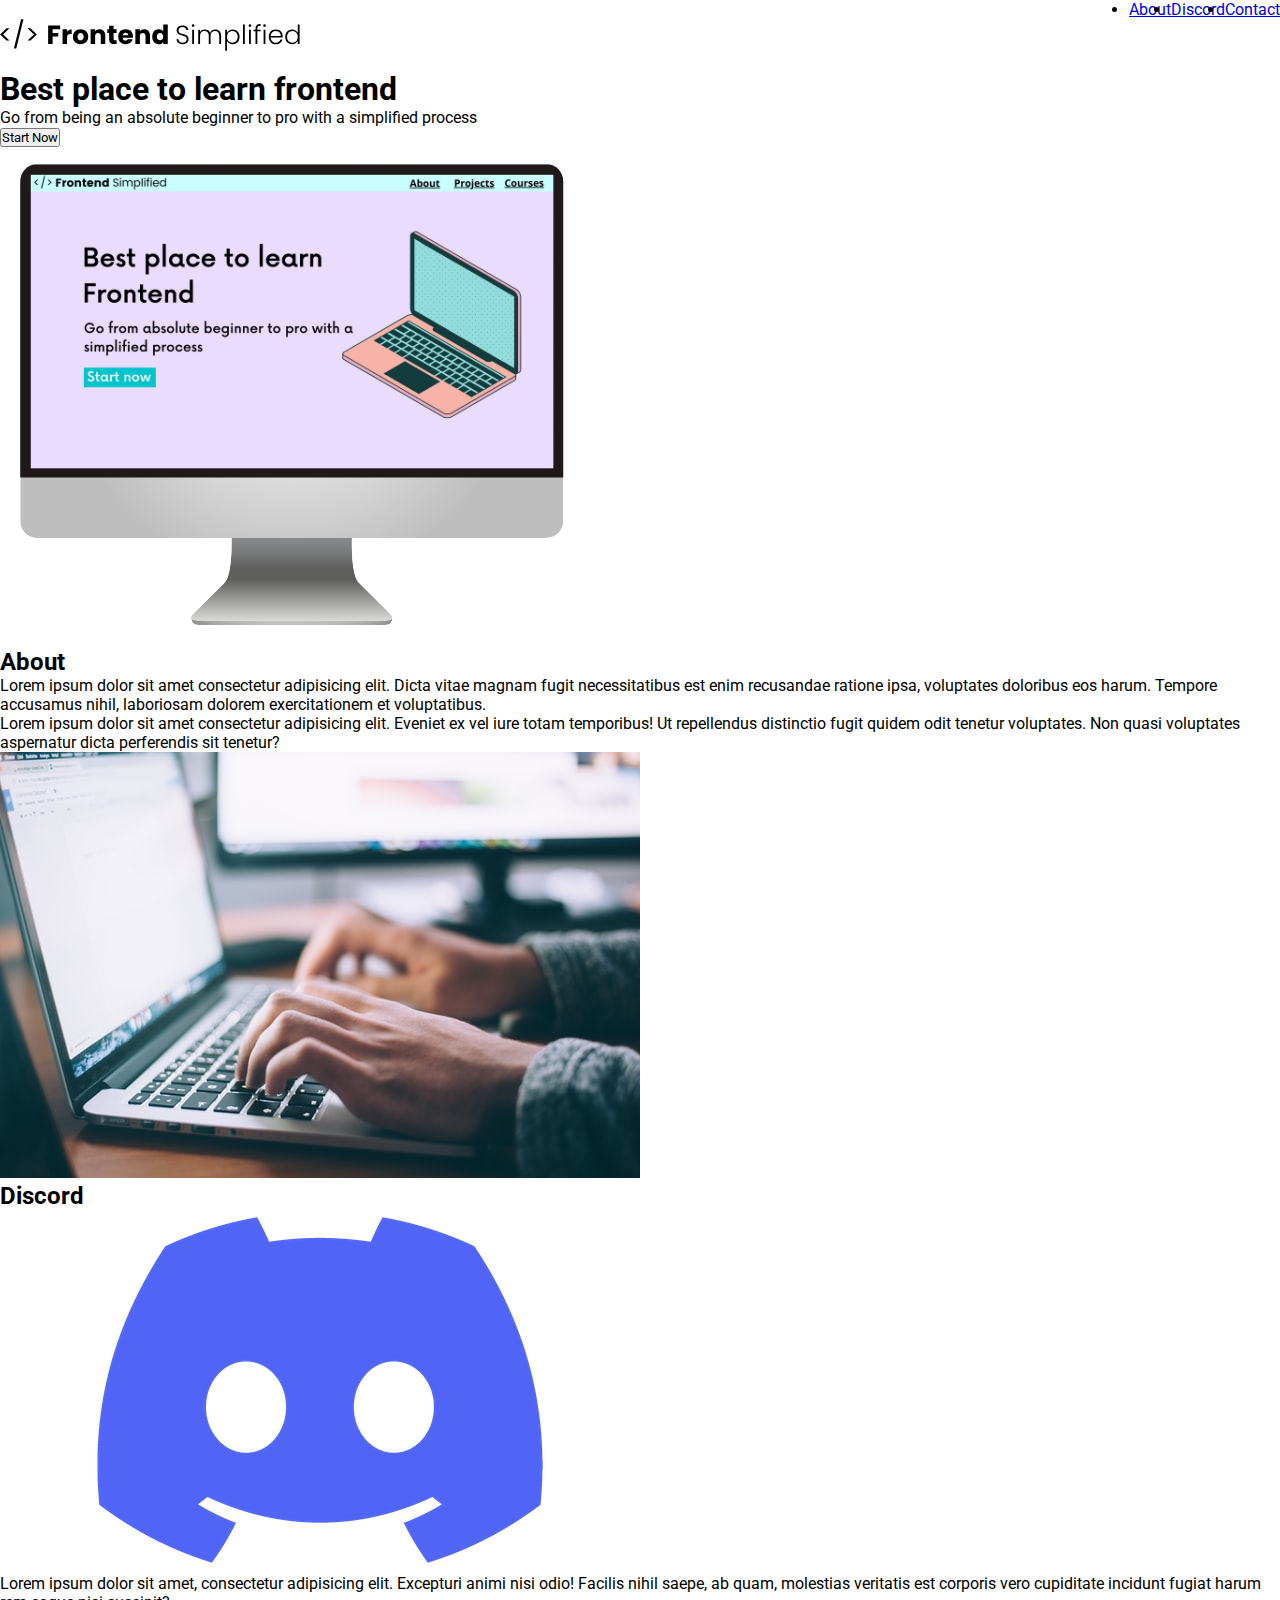
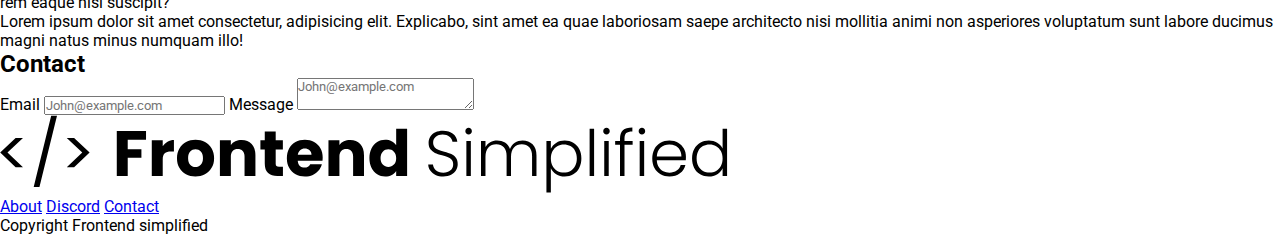
<file: index.html>
<!DOCTYPE html>
<html lang="en">
  <head>
    <meta charset="UTF-8" />
    <meta name="viewport" content="width=device-width, initial-scale=1.0" />
    <title>Document</title>
    <link rel="stylesheet" href="./style.css">
  </head>
  <body>
    <section>
      <nav>
        <img src="./assets/FES.svg" class="logo" />
        <ul>
          <li><a href="#about">About</a></li>
          <li><a href="#discord">Discord</a></li>
          <li><a href="#contact">Contact</a></li>
        </ul>
      </nav>
      <header>
        <div>
          <h1>Best place to learn frontend</h1>
          <p>
            Go from being an absolute beginner to pro with a simplified process
          </p>
          <button>Start Now</button>
        </div>
        <figure>
          <img src="./assets/laptop.png" alt="Home page image" />
        </figure>
      </header>
    </section>
    <main>
      <section id="About">
        <h2>About</h2>
        <div>
          <p>
            Lorem ipsum dolor sit amet consectetur adipisicing elit. Dicta vitae
            magnam fugit necessitatibus est enim recusandae ratione ipsa,
            voluptates doloribus eos harum. Tempore accusamus nihil, laboriosam
            dolorem exercitationem et voluptatibus.
          </p>
          <p>
            Lorem ipsum dolor sit amet consectetur adipisicing elit. Eveniet ex
            vel iure totam temporibus! Ut repellendus distinctio fugit quidem
            odit tenetur voluptates. Non quasi voluptates aspernatur dicta
            perferendis sit tenetur?
          </p>
        </div>
        <figure>
          <img src="./assets/about.jpg" alt="" />
        </figure>
      </section>
      <section id="Discord">
        <h2>Discord</h2>
        <figure>
          <img src="./assets/discord.png" alt="Discord" />
        </figure>
        <div>
          <p>
            Lorem ipsum dolor sit amet, consectetur adipisicing elit. Excepturi
            animi nisi odio! Facilis nihil saepe, ab quam, molestias veritatis
            est corporis vero cupiditate incidunt fugiat harum rem eaque nisi
            suscipit?
          </p>
          <p>
            Lorem ipsum dolor sit amet consectetur, adipisicing elit. Explicabo,
            sint amet ea quae laboriosam saepe architecto nisi mollitia animi
            non asperiores voluptatum sunt labore ducimus magni natus minus
            numquam illo!
          </p>
        </div>
      </section>
      <section id="Contact">
        <h2>Contact</h2>
        <form action="">
            <label for="">Email</label>
            <input type="text" placeholder="John@example.com" />
            <label for="">Message</label>
            <textarea name="Message" id="" placeholder="John@example.com"></textarea>
        </form>
      </section>
    </main>
    <footer>
        <img src="./assets/FES.svg" alt="">
        <div>
            <a href="#about">About</a>
            <a href="#discord">Discord</a>
            <a href="#contact">Contact</a>
        </div>
        <p>Copyright Frontend simplified</p>
    </footer>
  </body>
</html>
</file>
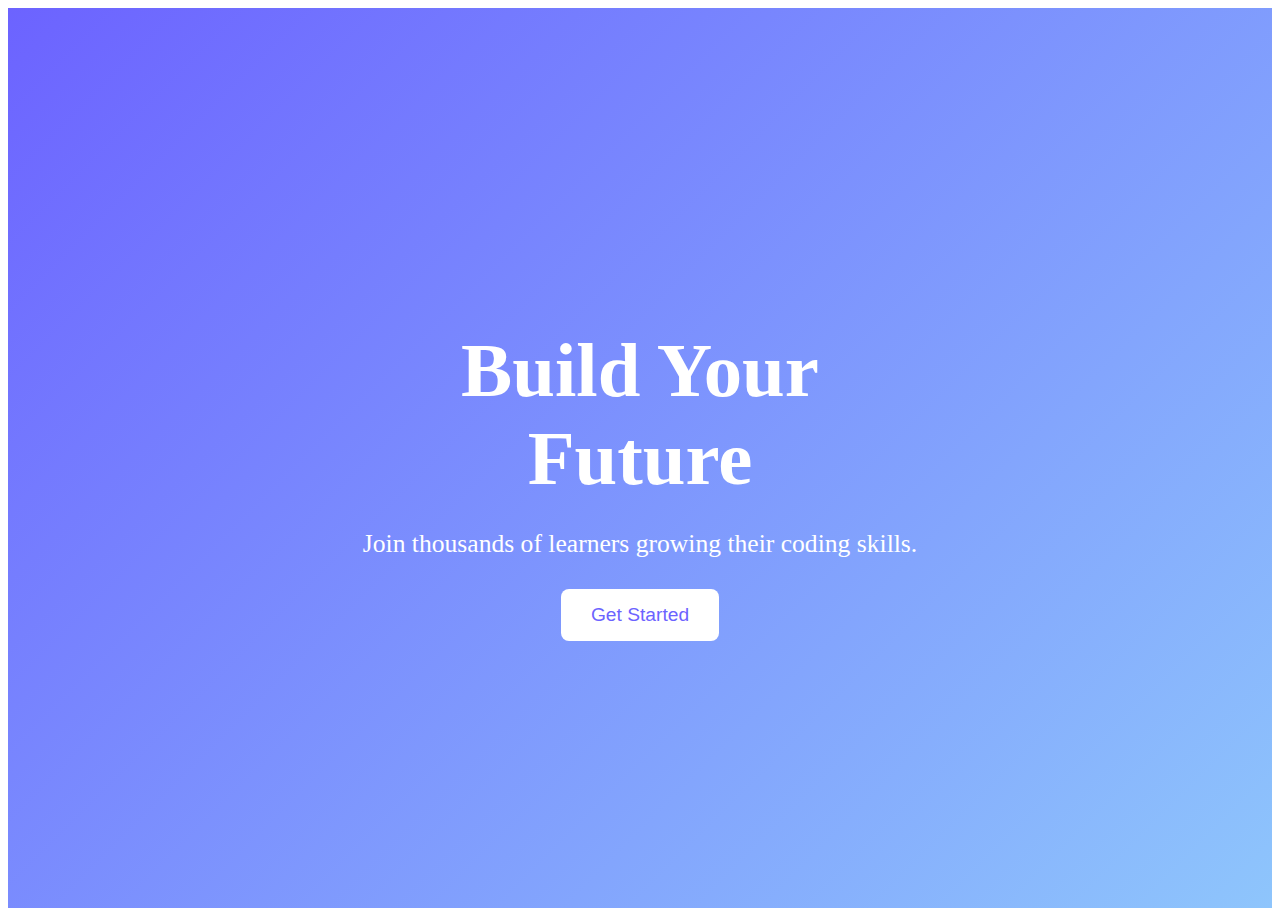
<file: banner.html>
<!doctype html>
<html lang="en">
  <head>
    <meta charset="UTF-8" />
    <meta name="viewport" content="width=device-width, initial-scale=1.0" />
    <title>Document</title>
    <link rel="stylesheet" href="./style.banner.css" />
  </head>
  <body>
    <section class="banner">
      <div class="banner__content">
        <h1>Build Your Future</h1>
        <p>Join thousands of learners growing their coding skills.</p>
        <button>Get Started</button>
      </div>
    </section>
  </body>
</html>
</file>
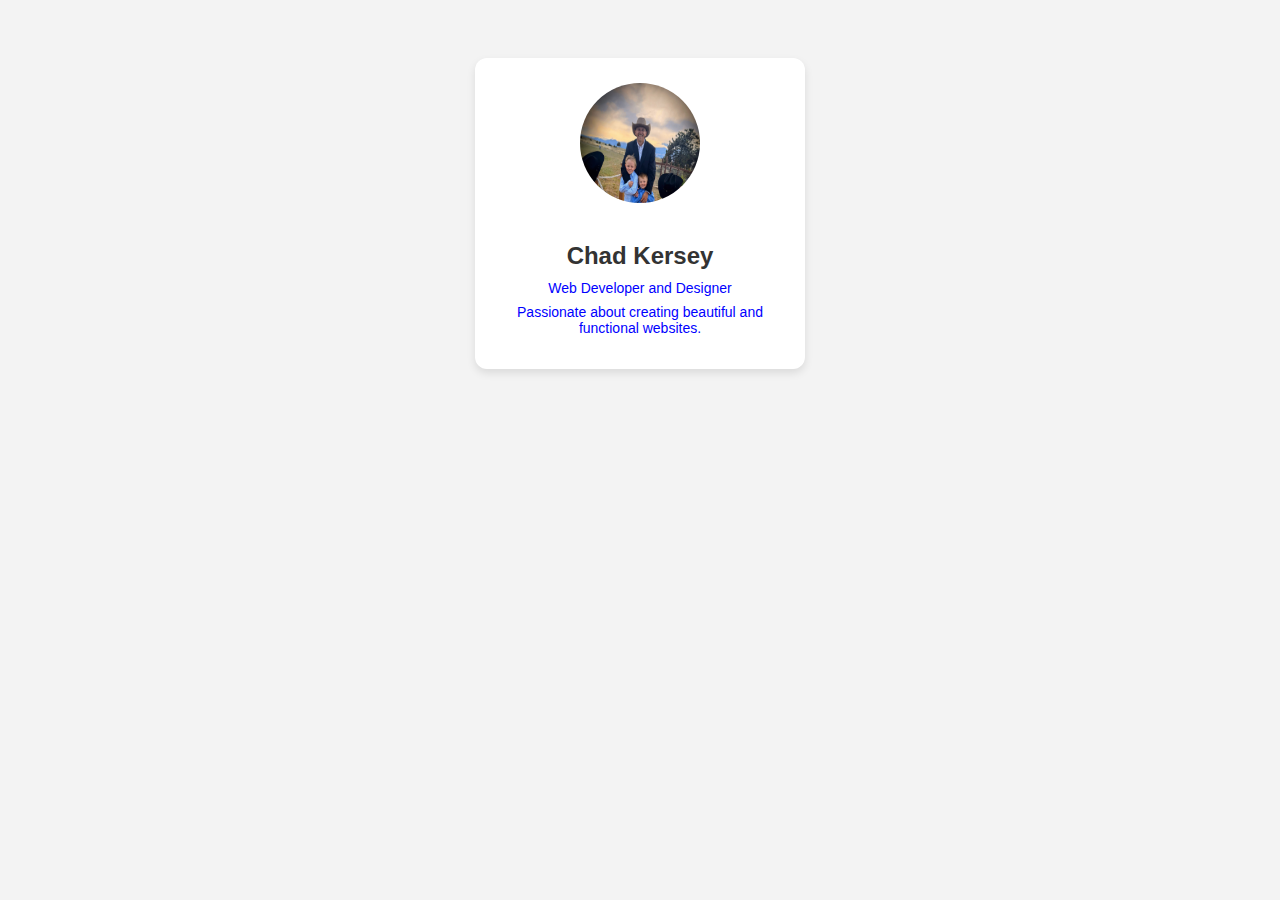
<file: card.html>
<!doctype html>
<html lang="en">
  <head>
    <meta charset="UTF-8" />
    <meta name="viewport" content="width=device-width, initial-scale=1.0" />
    <title>Document</title>
    <link rel="stylesheet" href="./styles3.css" />
  </head>
  <body>
    <div class="card">
      <img src="./assets/Chad.jpg" alt="Chad Kersey" />
      <h2 class="card-title">Chad Kersey</h2>
      <p class="card-description">Web Developer and Designer</p>
      <p>Passionate about creating beautiful and functional websites.</p>
    </div>
  </body>
</html>
</file>
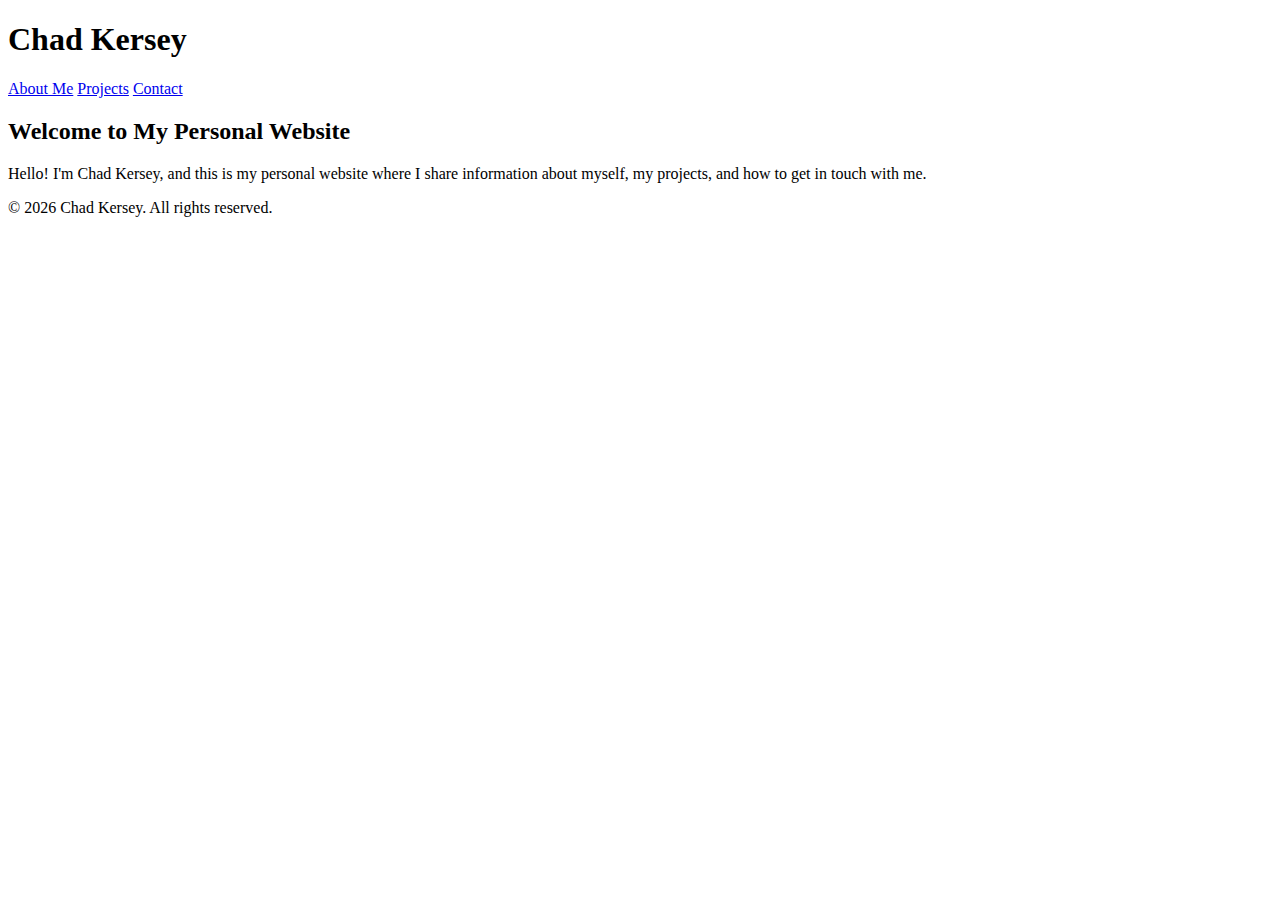
<file: Chad.html>
<!DOCTYPE html>
<html lang="en">
<head>
    <meta charset="UTF-8">
    <meta name="viewport" content="width=device-width, initial-scale=1.0">
    <title>Chad Kersey</title>
</head>
<body>
    <header>
    <h1>Chad Kersey</h1>
    <nav>
        <a href="#">About Me</a>
        <a href="#">Projects</a>
        <a href="#">Contact</a>
    </nav>
    </header>
<main>
    <h2>Welcome to My Personal Website</h2>
    <p>Hello! I'm Chad Kersey, and this is my personal website where I share information about myself, my projects, and how to get in touch with me.</p>
</main>
<footer>
    <p>&copy; 2026 Chad Kersey. All rights reserved.</p>
</footer>
</body>
</html>
</file>
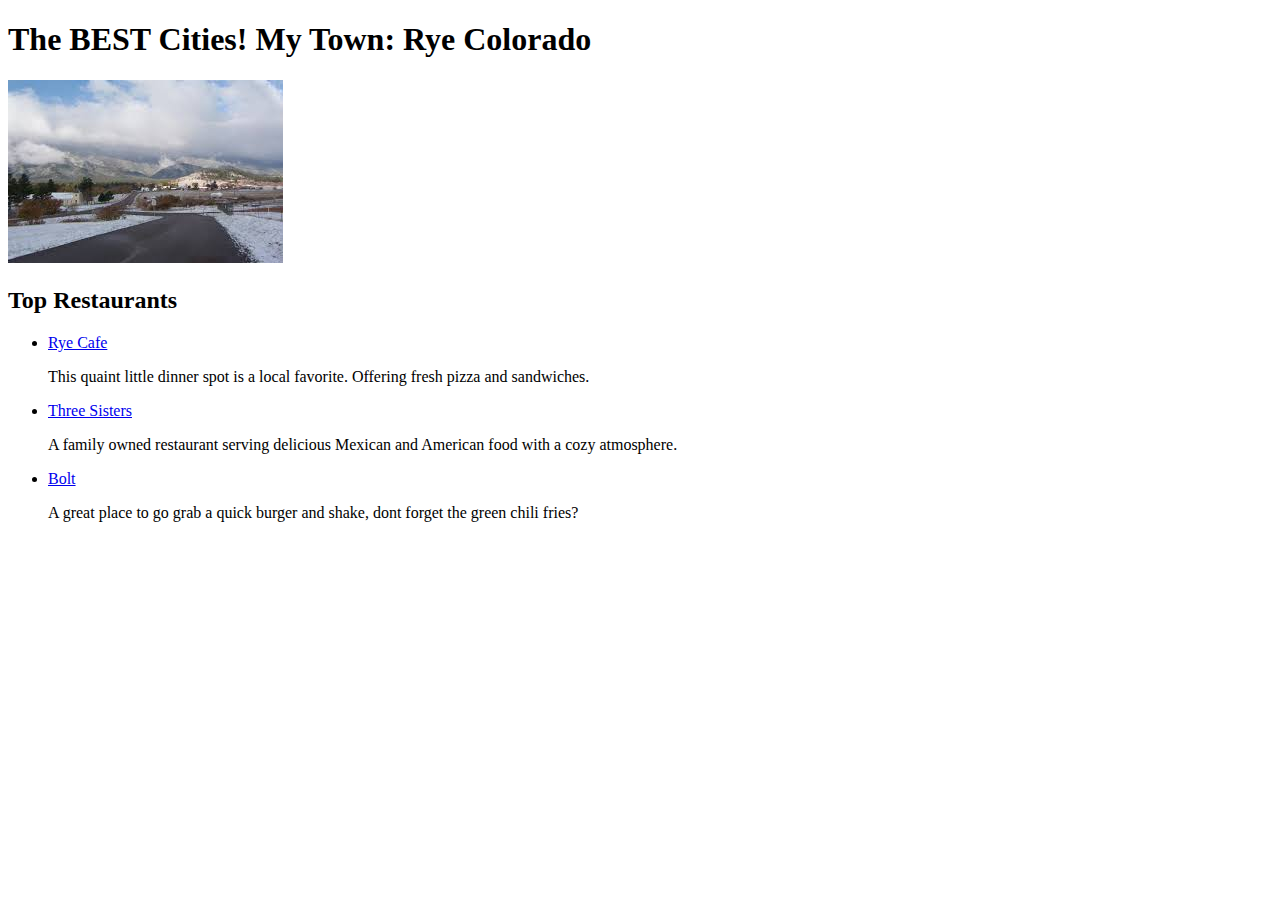
<file: cities.html>
<!DOCTYPE html>
<html lang="en">
<head>
    <meta charset="UTF-8">
    <meta name="viewport" content="width=device-width, initial-scale=1.0">
    <title>Document</title>
</head>
<body>
    <h1>The <b>BEST </b> Cities! My Town: Rye Colorado</h1>
    <img src="[data-uri]" alt="">
    <h2>Top Restaurants</h2>
    <ul>
        <li><a href="https://www.facebook.com/p/The-Rye-Cafe-100068735980133/"target="_blank">Rye Cafe</a></li>
            <p>This quaint little dinner spot is a local favorite. Offering fresh pizza and sandwiches.</p>
        <li><a href="https://threesisterstavern.com/" target="_blank">Three Sisters</a></li>
            <p>A family owned restaurant serving delicious Mexican and American food with a cozy atmosphere.</p>
        <li><a href="https://www.boltburgersandshakes.com/" target="_blank">Bolt</a></li>
            <p>A great place to go grab a quick burger and shake, dont forget the green chili fries?</p>
    </ul>
</body>
</html>
</file>
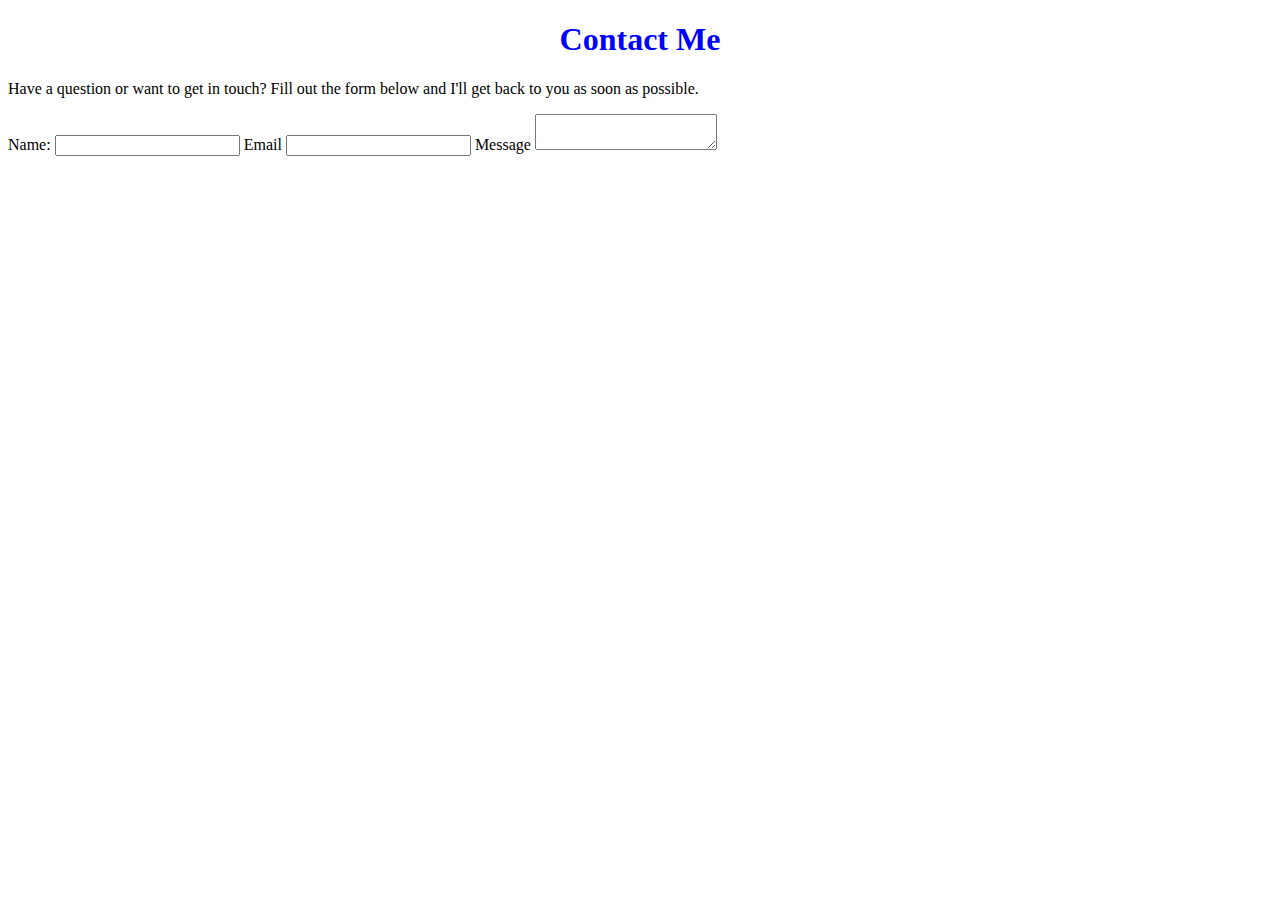
<file: contact.html>
<!doctype html>
<html lang="en">
  <head>
    <meta charset="UTF-8" />
    <meta name="viewport" content="width=device-width, initial-scale=1.0" />
    <title>Contact Me</title>
    <link rel="stylesheet" href="./style2.css">
  </head>
  <body>
    <h1>Contact Me</h1>
    <p>
      Have a question or want to get in touch? Fill out the form below and I'll
      get back to you as soon as possible.
    </p>
    <form action="">
      <label for="name">Name:</label>
      <input type="text" />
      <label for="Email">Email </label>
      <input type="email">
      <label for="textarea">Message</label>
      <textarea name="" id=""></textarea>
    </form>
  </body>
</html>
</file>
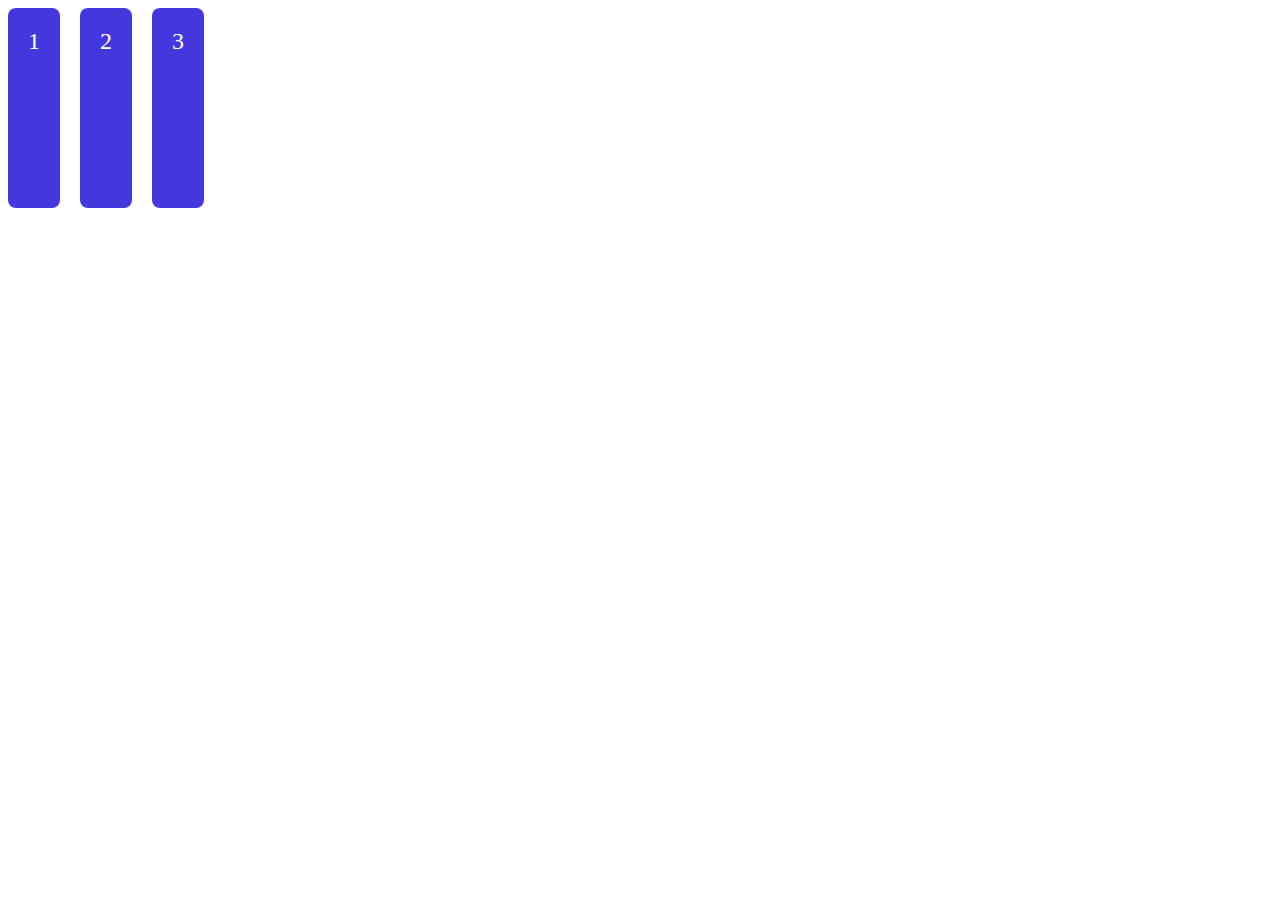
<file: flexbox.html>
<!doctype html>
<html lang="en">
  <head>
    <meta charset="UTF-8" />
    <meta name="viewport" content="width=device-width, initial-scale=1.0" />
    <title>Document</title>
    <link rel="stylesheet" href="styleflex.css">
  </head>
  <body>
    <div class="container">
      <div class="box">1</div>
      <div class="box">2</div>
      <div class="box">3</div>
    </div>
  </body>
</html>
</file>
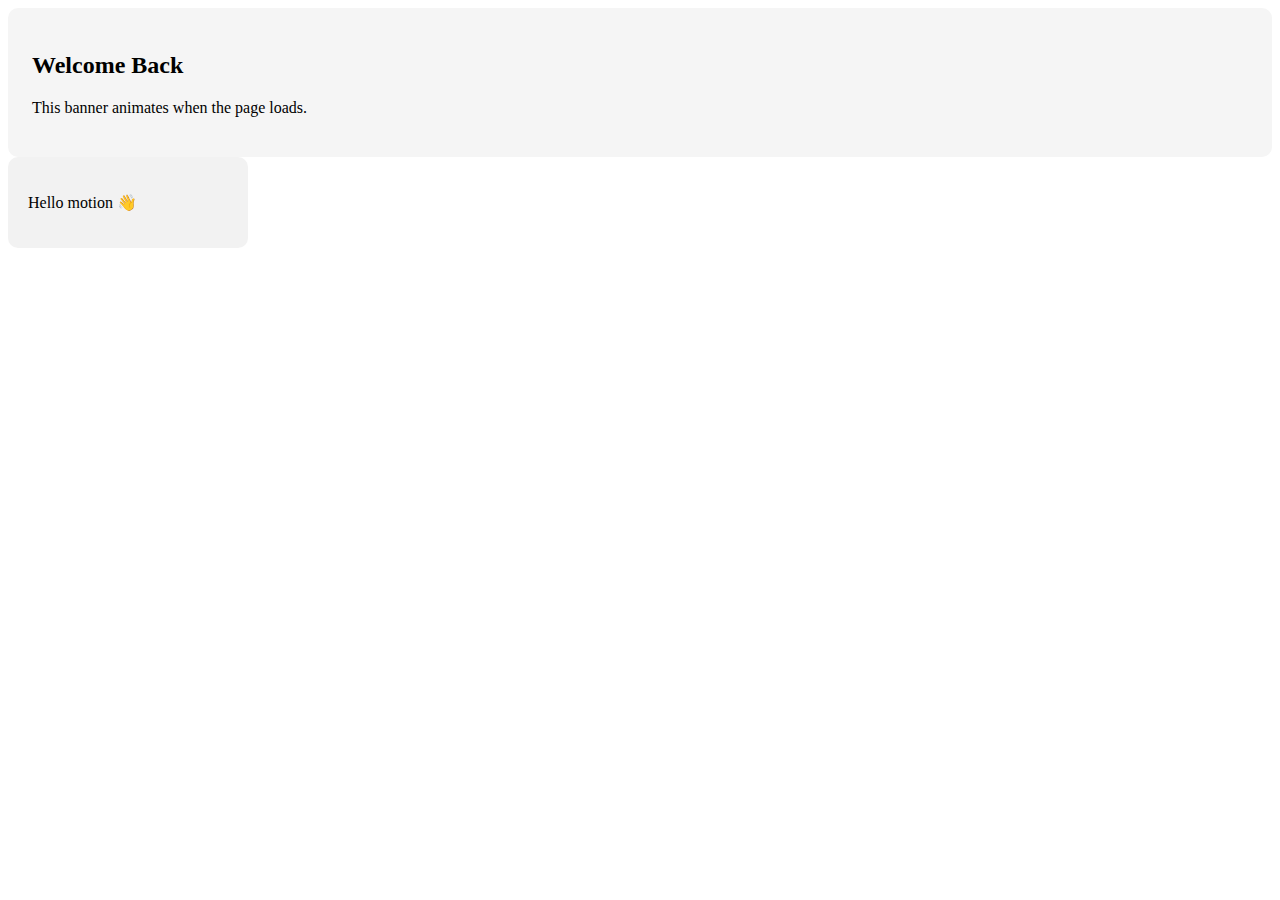
<file: keyframe.html>
<!doctype html>
<html lang="en">
  <head>
    <meta charset="UTF-8" />
    <meta name="viewport" content="width=device-width, initial-scale=1.0" />
    <title>Document</title>
    <link rel="stylesheet" href="./stylekeyframe.css" />
  </head>
  <body>
    <div class="banner">
      <h2>Welcome Back</h2>
      <p>This banner animates when the page loads.</p>
    </div>
    <div class="box">
      <p>Hello motion 👋</p>
    </div>
  </body>
</html>
</file>
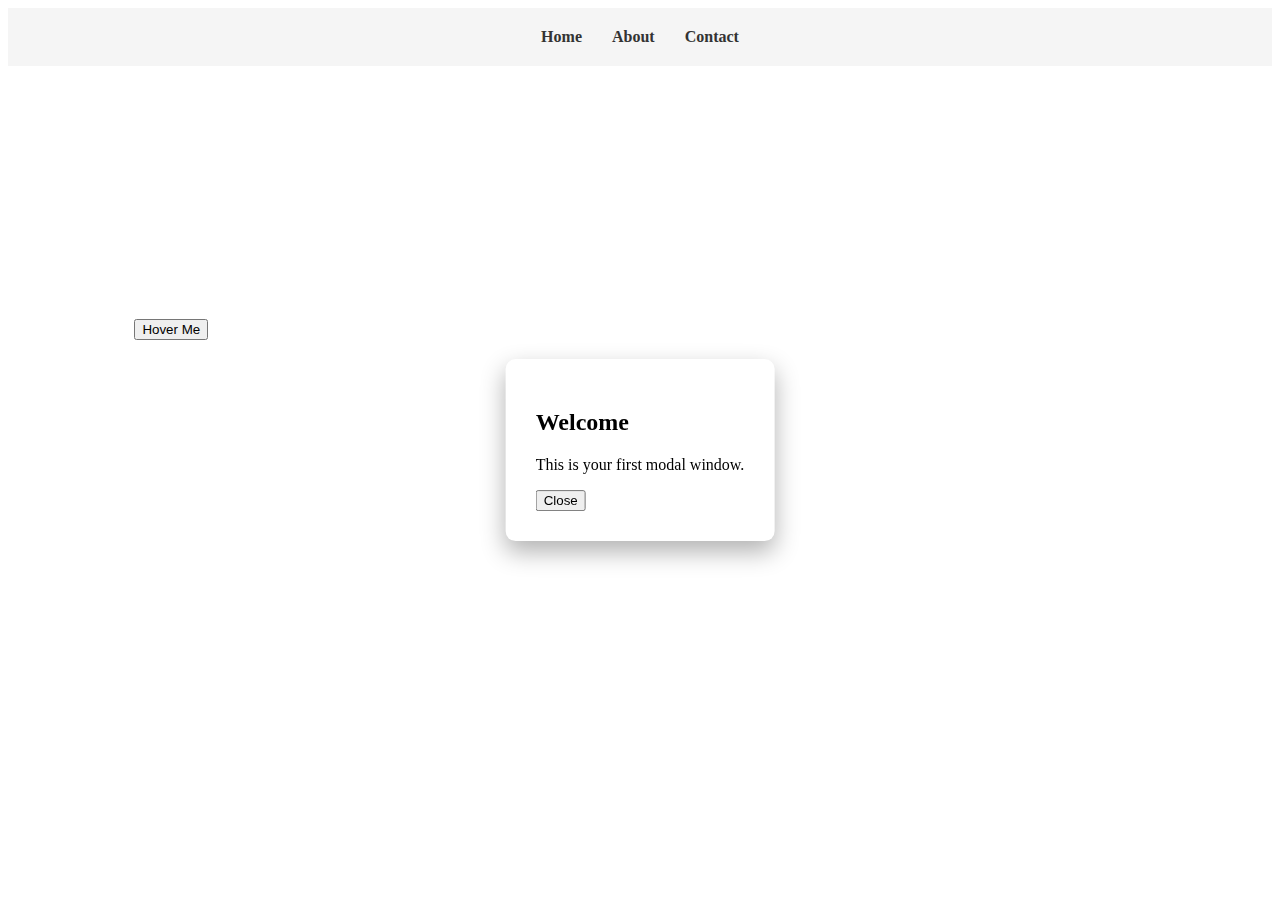
<file: Modal.html>
<!DOCTYPE html>
<html lang="en">
<head>
    <meta charset="UTF-8">
    <meta name="viewport" content="width=device-width, initial-scale=1.0">
    <title>Document</title>
    <link rel="stylesheet" href="./stylemodal.css">
</head>
<body>
    <nav class="menu">
        <a href="#">Home</a>
        <a href="#">About</a>
        <a href="#">Contact</a>
    </nav>
    <div class="modal">
        <h2>Welcome</h2>
        <p>This is your first modal window.</p>
        <button>Close</button>
    </div>
    <div class="tooltip-container">
        <button>Hover Me</button>
        <span class="tooltip">I'm a tooltip!</span>
    </div>

</body>
</html>
</file>
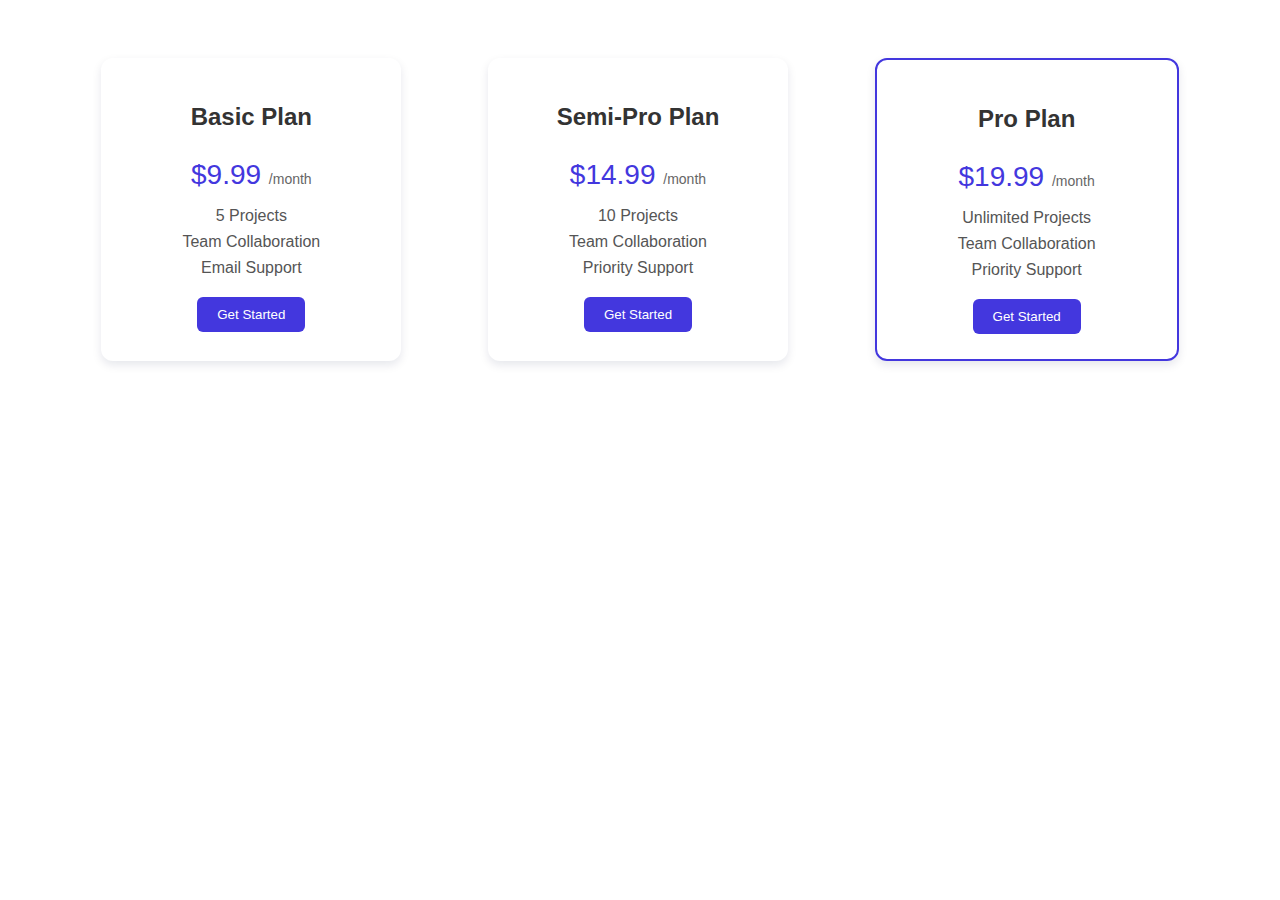
<file: plan.html>
<!doctype html>
<html lang="en">
  <head>
    <meta charset="UTF-8" />
    <meta name="viewport" content="width=device-width, initial-scale=1.0" />
    <title>Document</title>
    <link rel="stylesheet" href="styleplan.css">
  </head>
  <body>
    <div class="plan ">
      <h2 class="plan__title">Basic Plan</h2>
      <p class="plan__price">$9.99 <span>/month</span></p>

      <ul class="plan__features">
        <li class="plan__feature">5 Projects</li>
        <li class="plan__feature">Team Collaboration</li>
        <li class="plan__feature">Email Support</li>
      </ul>
      <button class="plan__button">Get Started</button>
    </div>
       <div class="plan ">
      <h2 class="plan__title">Semi-Pro Plan</h2>
      <p class="plan__price">$14.99 <span>/month</span></p>

      <ul class="plan__features">
        <li class="plan__feature">10 Projects</li>
        <li class="plan__feature">Team Collaboration</li>
        <li class="plan__feature">Priority Support</li>
      </ul>
      <button class="plan__button">Get Started</button>
    </div>
       <div class="plan plan--highlighted">
      <h2 class="plan__title">Pro Plan</h2>
      <p class="plan__price">$19.99 <span>/month</span></p>

      <ul class="plan__features">
        <li class="plan__feature">Unlimited Projects</li>
        <li class="plan__feature">Team Collaboration</li>
        <li class="plan__feature">Priority Support</li>
      </ul>
      <button class="plan__button">Get Started</button>
    </div>
  </body>
</html>
</file>
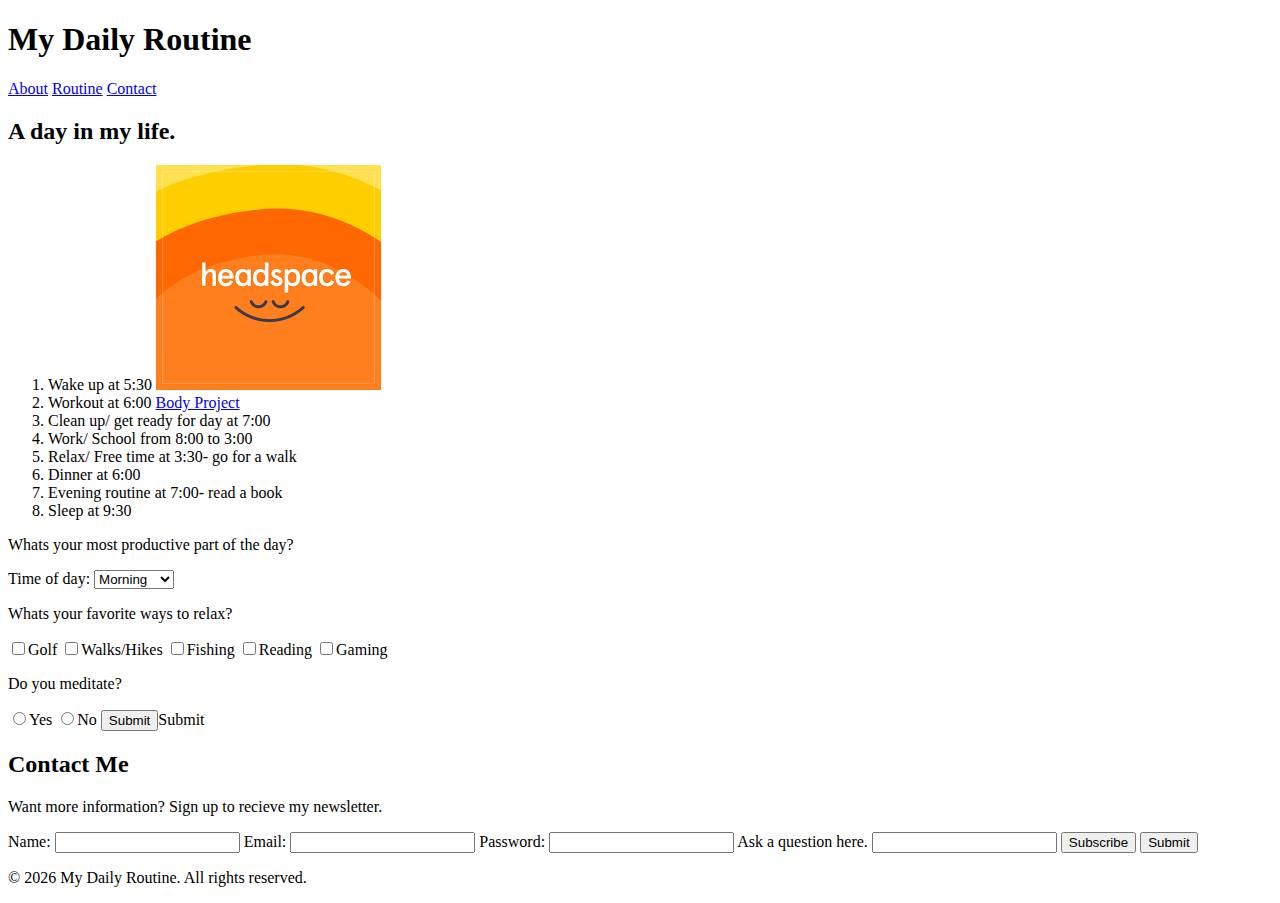
<file: routine.html>
<!doctype html>
<html lang="en">
  <head>
    <meta charset="UTF-8" />
    <meta name="viewport" content="width=device-width, initial-scale=1.0" />
    <title>Routine</title>
  </head>
  <body>
    <header>
      <h1>My Daily Routine</h1>
      <nav>
        <a href="#">About</a>
        <a href="#">Routine</a>
        <a href="#">Contact</a>
      </nav>
    </header>
    <main>
      <div>
        <h2>A day in my life.</h2>
        <ol>
          <li>
            Wake up at 5:30
            <a href="https://www.headspace.com/"
              ><img src="./assets/headspace.jpg" alt=""
            /></a>
          </li>
          <li>
            Workout at 6:00
            <a href="https://www.youtube.com/user/bodyprojectboston"
              >Body Project</a
            >
          </li>
          <li>Clean up/ get ready for day at 7:00</li>
          <li>Work/ School from 8:00 to 3:00</li>
          <li>Relax/ Free time at 3:30- go for a walk</li>
          <li>Dinner at 6:00</li>
          <li>Evening routine at 7:00- read a book</li>
          <li>Sleep at 9:30</li>
        </ol>
      </div>
      <div>
        <form action="">
          <p>Whats your most productive part of the day?</p>
          <label for="Time of day">Time of day:</label>
          <select name="" id="">
            <option value="Morning">Morning</option>
            <option value="Afternoon">Afternoon</option>
            <option value="Evening">Evening</option>
            <option value="Night">Night</option>
          </select>
          <p>Whats your favorite ways to relax?</p>
          <input type="checkbox">Golf
          <input type="checkbox">Walks/Hikes
          <input type="checkbox">Fishing
          <input type="checkbox">Reading
          <input type="checkbox">Gaming
          <p>Do you meditate?</p>
          <input type="radio" name="meiditate">Yes
          <input type="radio" name="meiditate">No

          <input type="submit">Submit
        </form>
      </div>
      <div>
        <form>
          <h2>Contact Me</h2>
          <p>Want more information? Sign up to recieve my newsletter.</p>
          <label for="name">Name:</label>
          <input type="text" id="name" name="name" />
          <label for="email">Email:</label>
          <input type="email" id="email" name="email" />
          <label for="password">Password:</label>
          <input type="password" id="password" name="password" />
          <label for="textarea">Ask a question here.</label>
          <input type="text" id="textarea" name="textarea" />
          <input type="submit" value="Subscribe" />
          <button type="submit">Submit</button>
        </form>
      </div>
    </main>
    <footer>
      <p>&copy; 2026 My Daily Routine. All rights reserved.</p>
    </footer>
  </body>
</html>
</file>
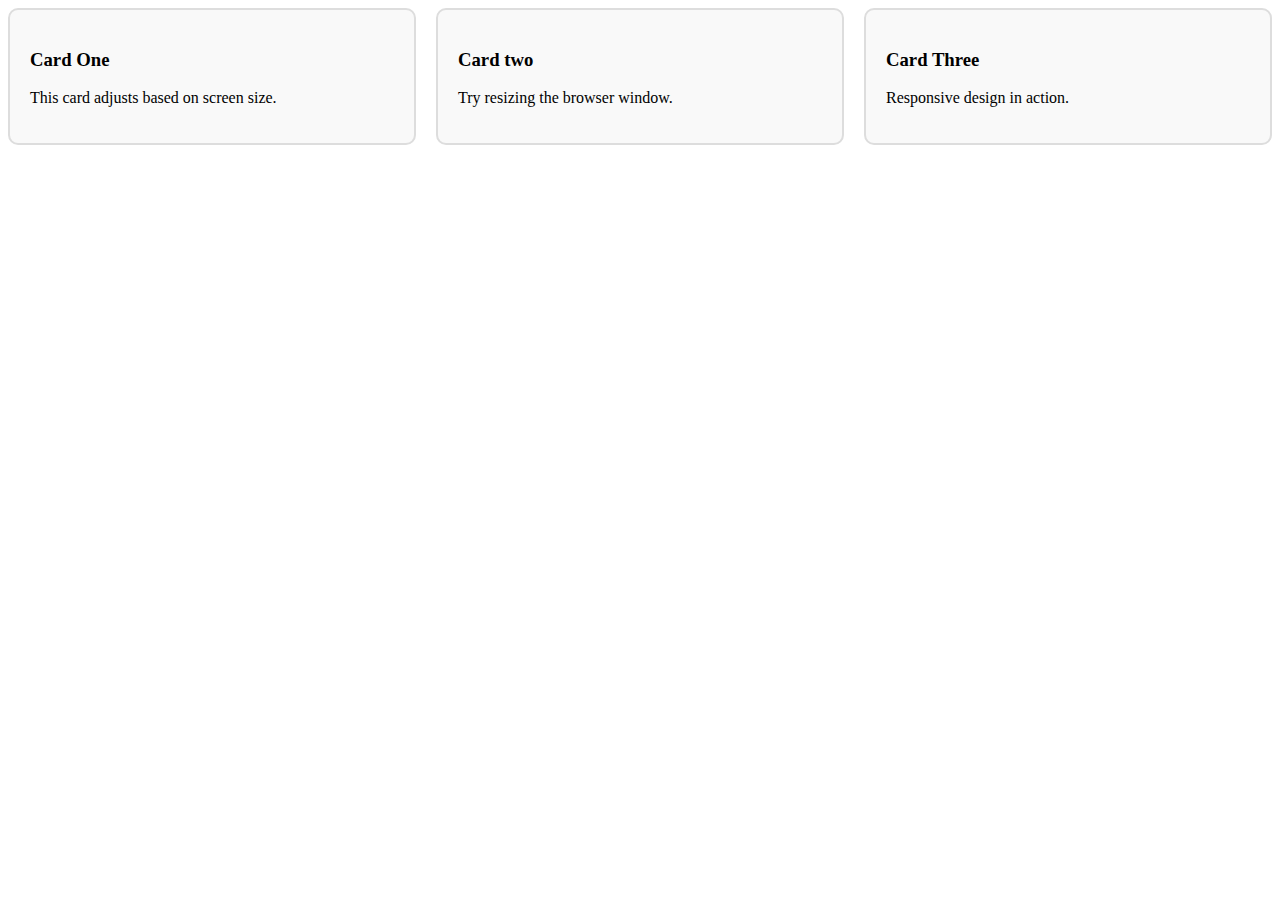
<file: size.html>
<!doctype html>
<html lang="en">
  <head>
    <meta charset="UTF-8" />
    <meta name="viewport" content="width=device-width, initial-scale=1.0" />
    <title>Document</title>
    <link rel="stylesheet" href="./stylesize.css" />
  </head>
  <body>
    <div class="container">
      <div class="card">
        <h3>Card One</h3>
        <p>This card adjusts based on screen size.</p>
      </div>
      <div class="card">
        <h3>Card two</h3>
        <p>Try resizing the browser window.</p>
      </div>
      <div class="card">
        <h3>Card Three</h3>
        <p>Responsive design in action.</p>
      </div>
    </div>
  </body>
</html>
</file>
<file: style.css>
@import url('https://fonts.googleapis.com/css2?family=Inter:ital,opsz,wght@0,14..32,100..900;1,14..32,100..900&family=Lato:wght@300;400;700&family=Roboto:ital,wght@0,100..900;1,100..900&display=swap');
* {
padding: 0;
margin: 0;
box-sizing: border-box;
font-family: "Roboto", sans-serif;
}

nav {
  height: 70px;
  display: flex;
  justify-content: space-between;
}

.logo {
    width: 300px;
}

ul {
    display: flex;
    

}
</file>
<file: style.banner.css>
/*Banner layout*/
.banner {
  display: flex;
  justify-content: center;
  align-items: center;
  height: 100vh;
  background: linear-gradient(135deg, #6c63ff, #8ec5fc);
  color: white;
  text-align: center;
  animation: fadeup 1s ease-out;
}

/* Banner Content */
.banner__content {
  max-width: 600px;
  padding: 0 5vw;
}

/* Text styling */
.banner h1 {
    font-size: 6vw;
    margin-bottom: 20px;
}

.banner p {
    font-size: 2vw;
    margin-bottom: 30px;
}

/* Button*/
.banner button {
    background-color: white;
    color: #6c63ff;
    border: none;
    padding: 15px 30px;
    font-size: 1.2rem;
    border-radius: 8px;
    cursor: pointer;
    transition: transform 0.3s ease, background-color 0.3s ease;
}

.banner button:hover {
    background-color: #f2f2f2;
    transform: scale(1.05)
}

/* Animation*/
@keyframes fadeup {
    from {
        opacity: 0;
        transform: translateY(30px);
    }
    to {
        opacity: 1;
        transform: translateY(0);
    }
}

/* Responsive Design */
@media (max-width: 768px) {
    .banner h1 {
        font-size: 8vw;
    }
    .banner p {
        font-size: 4vw;
    }
    .banner button {
        padding: 12px 24px;
        font-size: 1rem;
    }
}

@media (max-width: 480px) {
    .banner {
        flex-direction: column;
        padding: 10vh 5vw;
    }
    .banner h1 {
        font-size: 10vw;
    }
    .banner p {
        font-size: 5vw;
    }
}
</file>
<file: styles3.css>
body {
  font-family:
    segoe ui,
    sans-serif;
  background-color: #f3f3f3;
  text-align: center;
  padding: 50px;
}

.card {
  background-color: white;
  width: 280px;
  margin: 0 auto;
  padding: 25px;
  border-radius: 12px;
  box-shadow: 0 4px 8px rgba(0, 0, 0, 0.1);
}

.card img {
  width: 120px;
  height: 120px;
  border-radius: 50%;
  margin-bottom: 15px;
}

.card h2 {
  color: #333;
  margin-bottom: 10px;
}

.card p {
  color: blue;
  font-size: 14px;
  margin: 8px 0;
}
</file>
<file: style2.css>
h1 {
    color: blue;
    font-family: roboto;
    style: bold;
    text-align: center;
}
</file>
<file: styleflex.css>
.container {
  display: flex;
  flex-wrap: wrap;
  gap: 20px;
  height: 200px;
}

.box {
  background-color: #4337de;
  color: white;
  padding: 20px;
  font-size: 24px;
  border-radius: 8px;
}
</file>
<file: stylekeyframe.css>
@keyframes fadeSlide {
  from {
    opacity: 0;
    transform: translateY(300px);
  }

  to {
    opacity: 1;
    transform: translateY(0);
  }
}

.banner {
  padding: 24px;
  background-color: #f5f5f5;
  border-radius: 10px;
  animation: fadeSlide 2s ease-in-out;
}

@keyframes slideGrow {
  from {
    transform: translateX(-100px) scale(0);
    opacity: 0;
  }
  to {
    transform: translateX(0) scale(1.2);
    opacity: 1;
  }
}

.box {
  width: 200px;
  padding: 20px;
  background-color: #f2f2f2;
  border-radius: 10px;
  animation: slideGrow 1s ease-out;
}
</file>
<file: stylemodal.css>
.menu {
    display: flex;
    justify-content: center;
    gap: 30px;
    background: #f5f5f5;
    padding: 20px;
}

.menu a {
    position: relative;
    text-decoration: none;
    color: #333;
    font-weight: 600;
}

.menu a::after {
    content: "";
    position: absolute;
    left: 0;
    bottom: -5px;
    width: 0%;
    height: 2px;
    background: #333;
    transition: width 0.3s ease;
}

.menu a:hover::after {
    width: 100%;
}

.modal {
    position: fixed;
    top: 50%;
    left: 50%;
    transform: translate(-50%, -50%);
    background: white;
    padding: 30px;
    border-radius: 10px;
    box-shadow: 0 10px 25px rgba(0, 0, 0, 0.3);
    z-index: 1000;
}

.tooltip-container {
    position: relative;
    display: inline-block;
    margin-top: 20%;
    margin-left: 10%;
}

.tooltip {
    position: absolute;
    bottom: 130%;
    left: 50%;
    transform: translateX(-50%);
    background-color: black;
    color: white;
    padding: 6px 10px;
    border-radius: 4px;
    opacity: 0;
    pointer-events: none;
    transition: opacity 0.3s ease;
}

.tooltip-container:hover .tooltip {
    opacity: 1;
}
</file>
<file: styleplan.css>
body {
  font-family:
    'segoe ui',
    sans-serif;
  border-color: #f9fafc;
  text-align: center;
  padding: 50px;
  display: flex;
}

.plan {
  border-color: rgb(0, 0, 0);
  width: 280px;
  margin: 0 auto;
  padding: 25px 10px;
  border-radius: 12px;
  box-shadow: 0 4px 10px rgba(2, 19, 69, 0.1);
  transition: transform 0.5s ease;
  max-width: 300px;
 
}

.plan:hover {
  transform: translateY(-4px);
  background-color: rgb(217, 241, 249);
  border-color: black;
  border: 2px solid #000000;
}

.plan--highlighted {
  border: 2px solid #4337de;
}

.plan__title {
  color: #333;
  fonti-size: 22px;
  margin-bottom: 10px;
}

.plan__price {
  font-size: 28px;
  color: #4337de;
  margin-bottom: 15px;
}

.plan__price span {
  font-size: 14px;
  color: #666;
}

.plan__features {
  list-style: none;
  padding: 0;
  margin-bottom: 20px;
}

.plan__feature {
    margin: 8px 0;
    color: #555;
}

.plan__button {
    background-color: #4337de;
    color: white;
    border: none;
    padding: 10px 20px;
    border-radius: 6px;
    cursor: pointer;
    transition: background-color 0.2s ease;
}

.plan__button:hover {
    background-color: #372fc3;
}
</file>
<file: stylesize.css>
.container {
    display: flex;
    gap: 20px;
}

.card {
    width: 33.33%;
    padding: 20px;
    background-color: #f9f9f9;
    border: 2px solid #ddd;
    border-radius: 10px;
    box-sizing: border-box;
}

/*Tablet*/
@media (max-width: 768px) {
    .card {
        width: 50%;
    }
}

/*Mobile*/
@media (max-width: 480px) {
    .container {
        flex-direction: column;
    }

    .card {
        width: 100%;
    }
}
</file>
